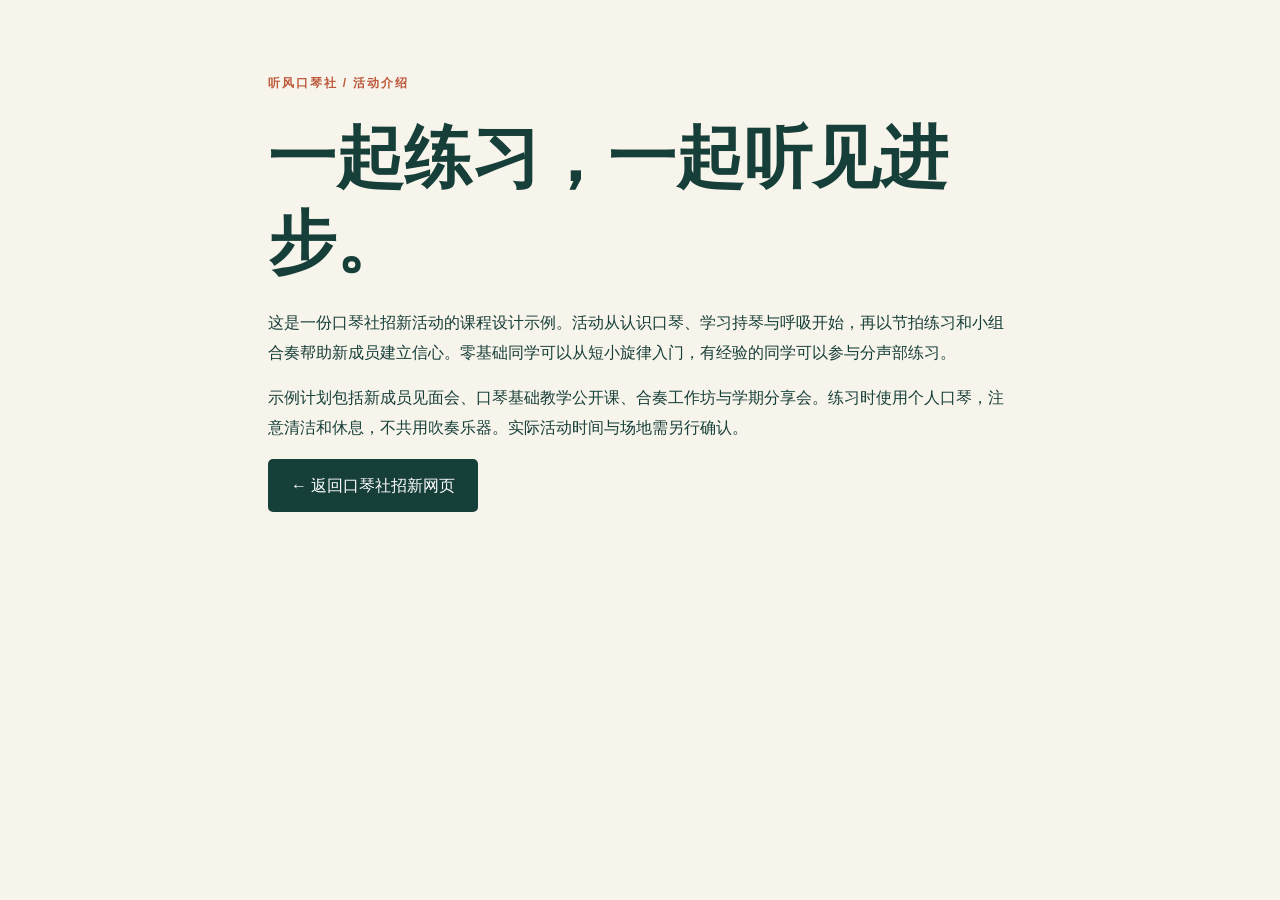
<file: club_intro.html>
<!doctype html>
<html lang="zh-CN"><head><meta charset="utf-8"><meta name="viewport" content="width=device-width,initial-scale=1"><title>听风口琴社 · 招新</title><link rel="stylesheet" href="style.css"></head><body><main class="intro-page"><p class="eyebrow">听风口琴社 / 活动介绍</p><h1>一起练习，一起听见进步。</h1><p>这是一份口琴社招新活动的课程设计示例。活动从认识口琴、学习持琴与呼吸开始，再以节拍练习和小组合奏帮助新成员建立信心。零基础同学可以从短小旋律入门，有经验的同学可以参与分声部练习。</p><p>示例计划包括新成员见面会、口琴基础教学公开课、合奏工作坊与学期分享会。练习时使用个人口琴，注意清洁和休息，不共用吹奏乐器。实际活动时间与场地需另行确认。</p><a class="button" href="shang-0337-work2.html">← 返回口琴社招新网页</a></main></body></html>
</file>
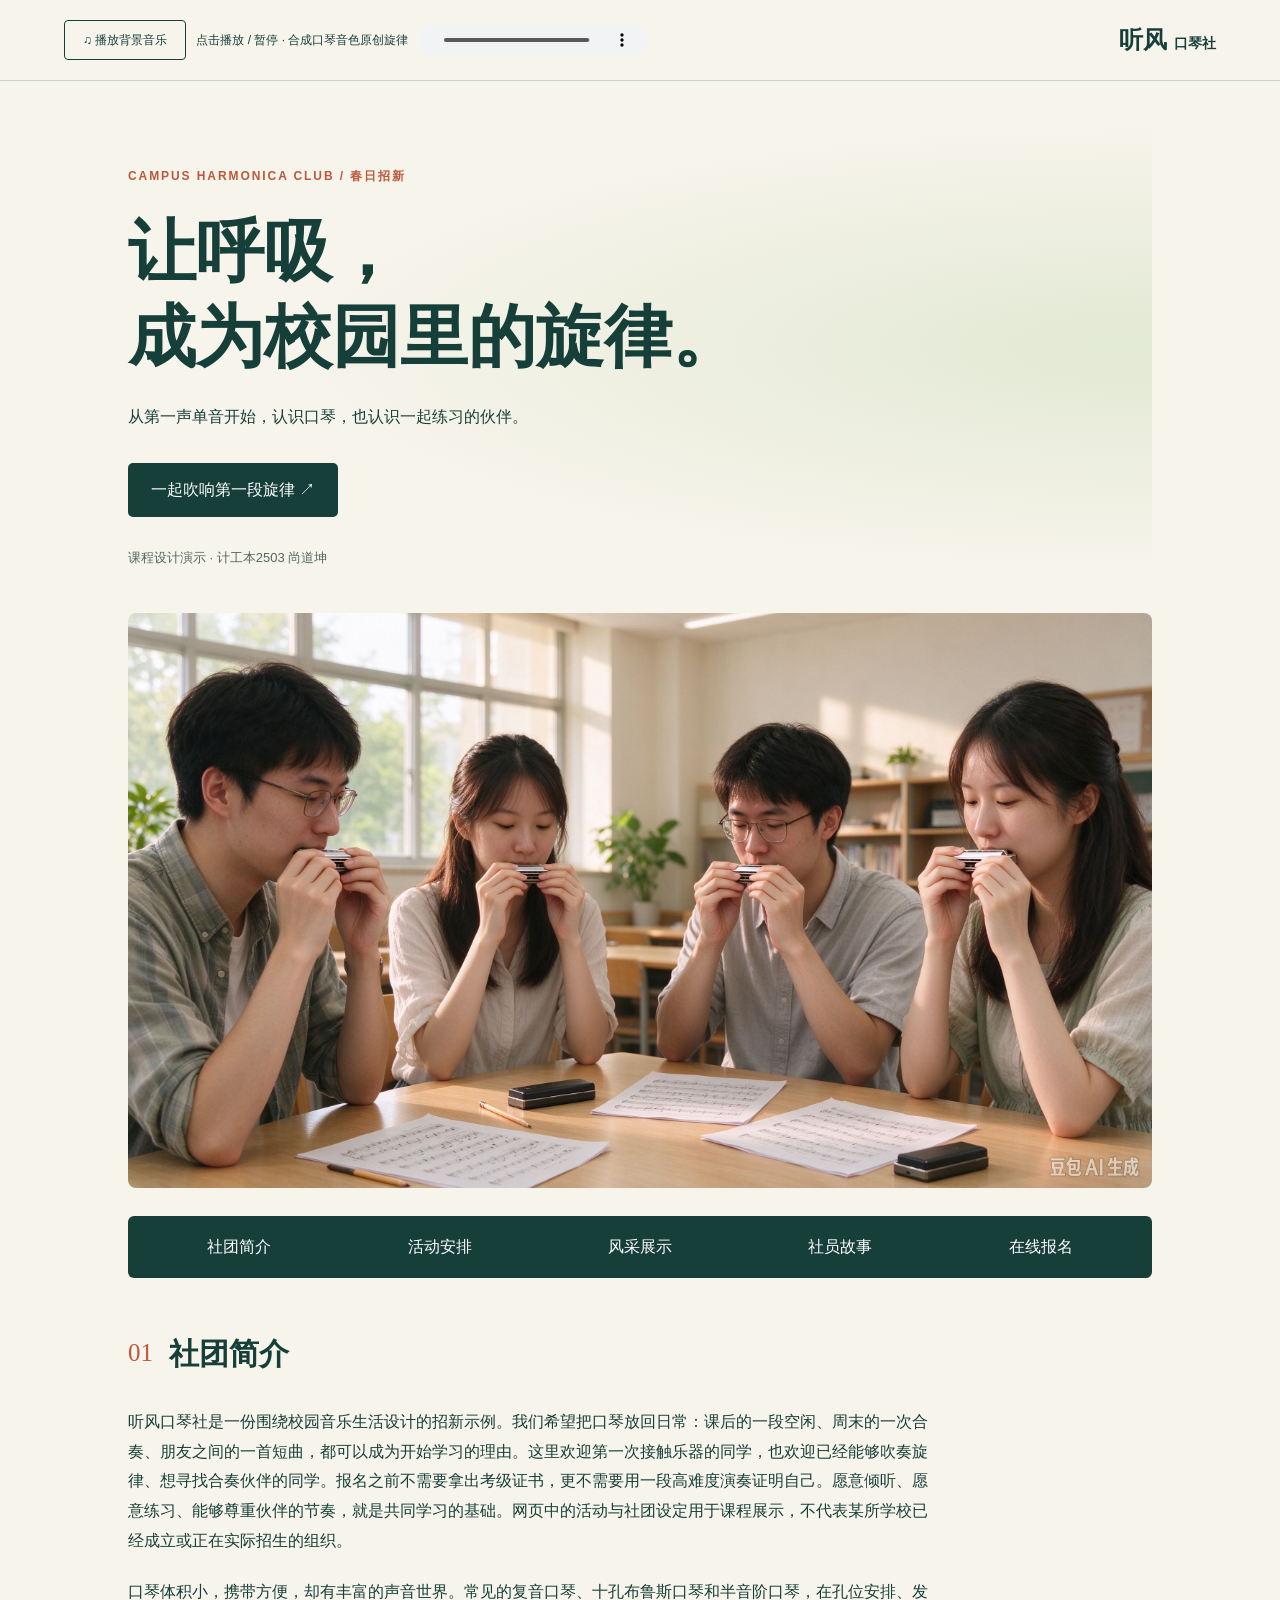
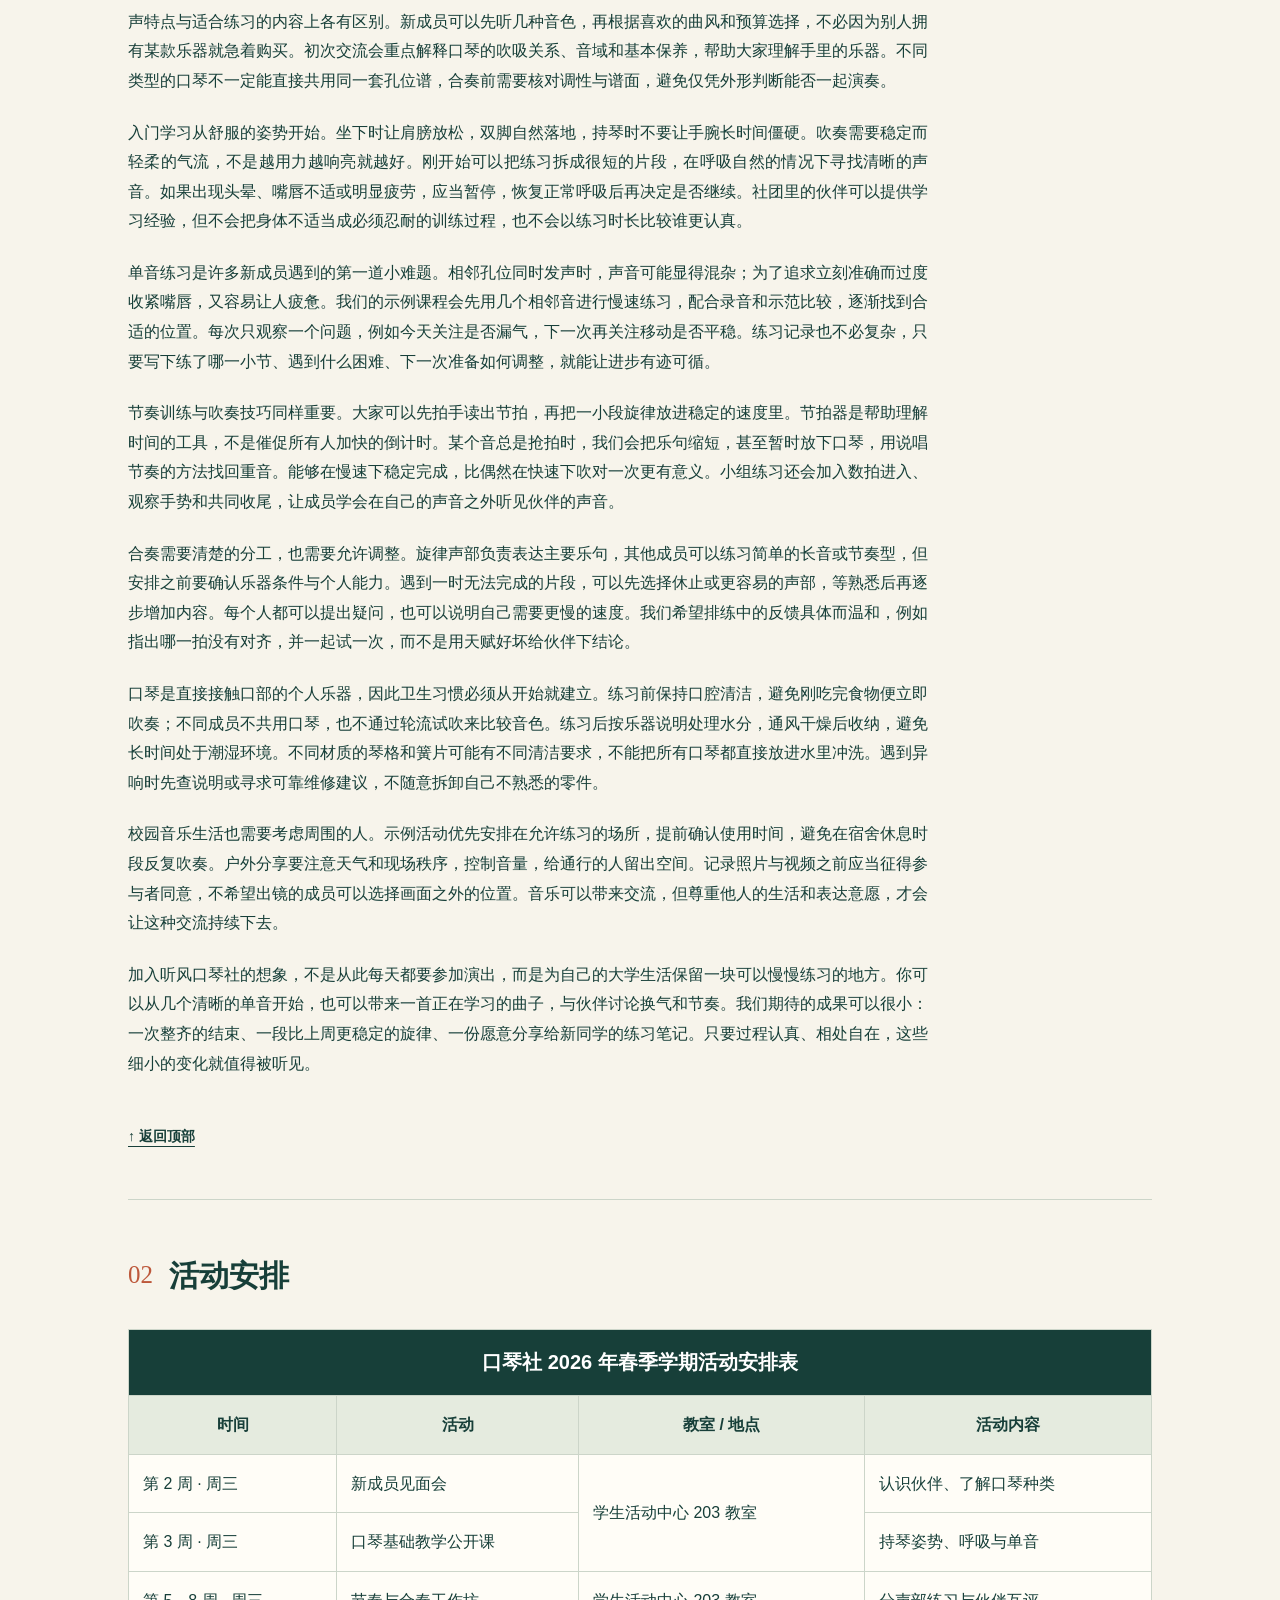
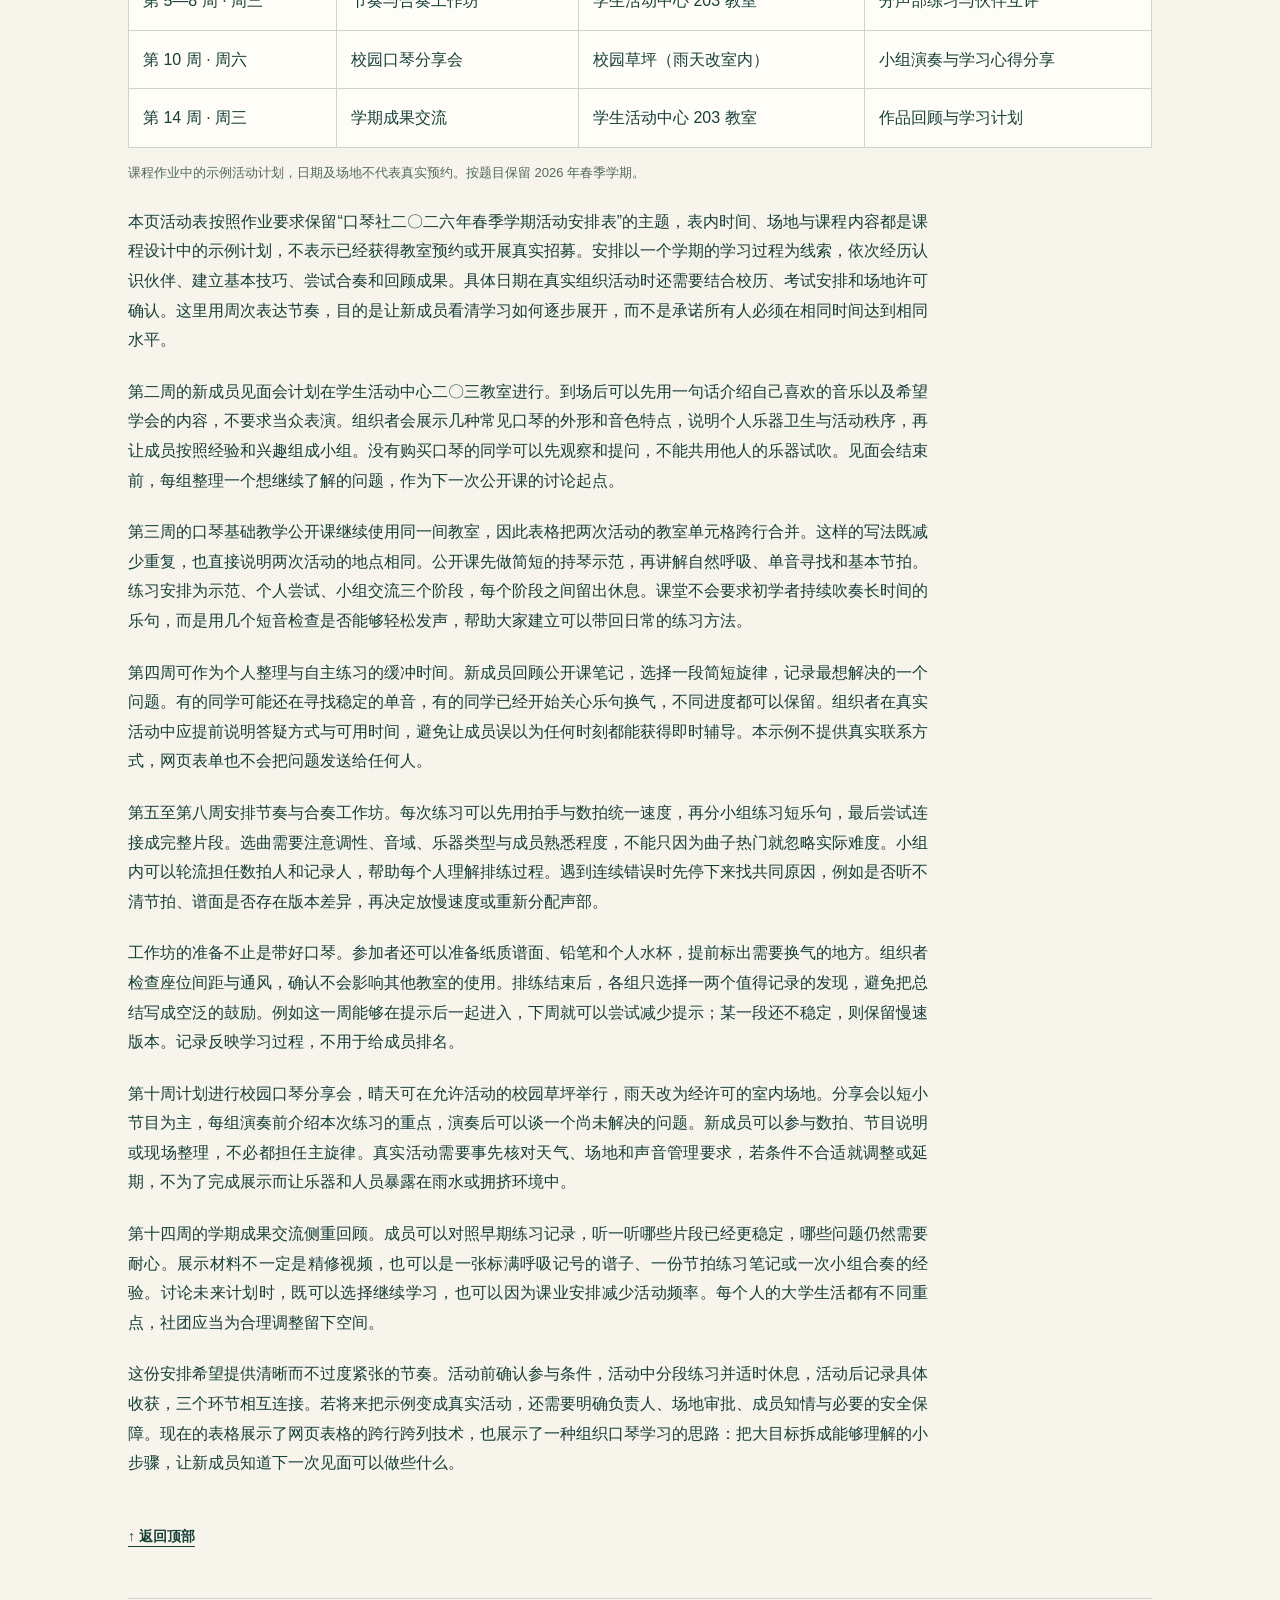
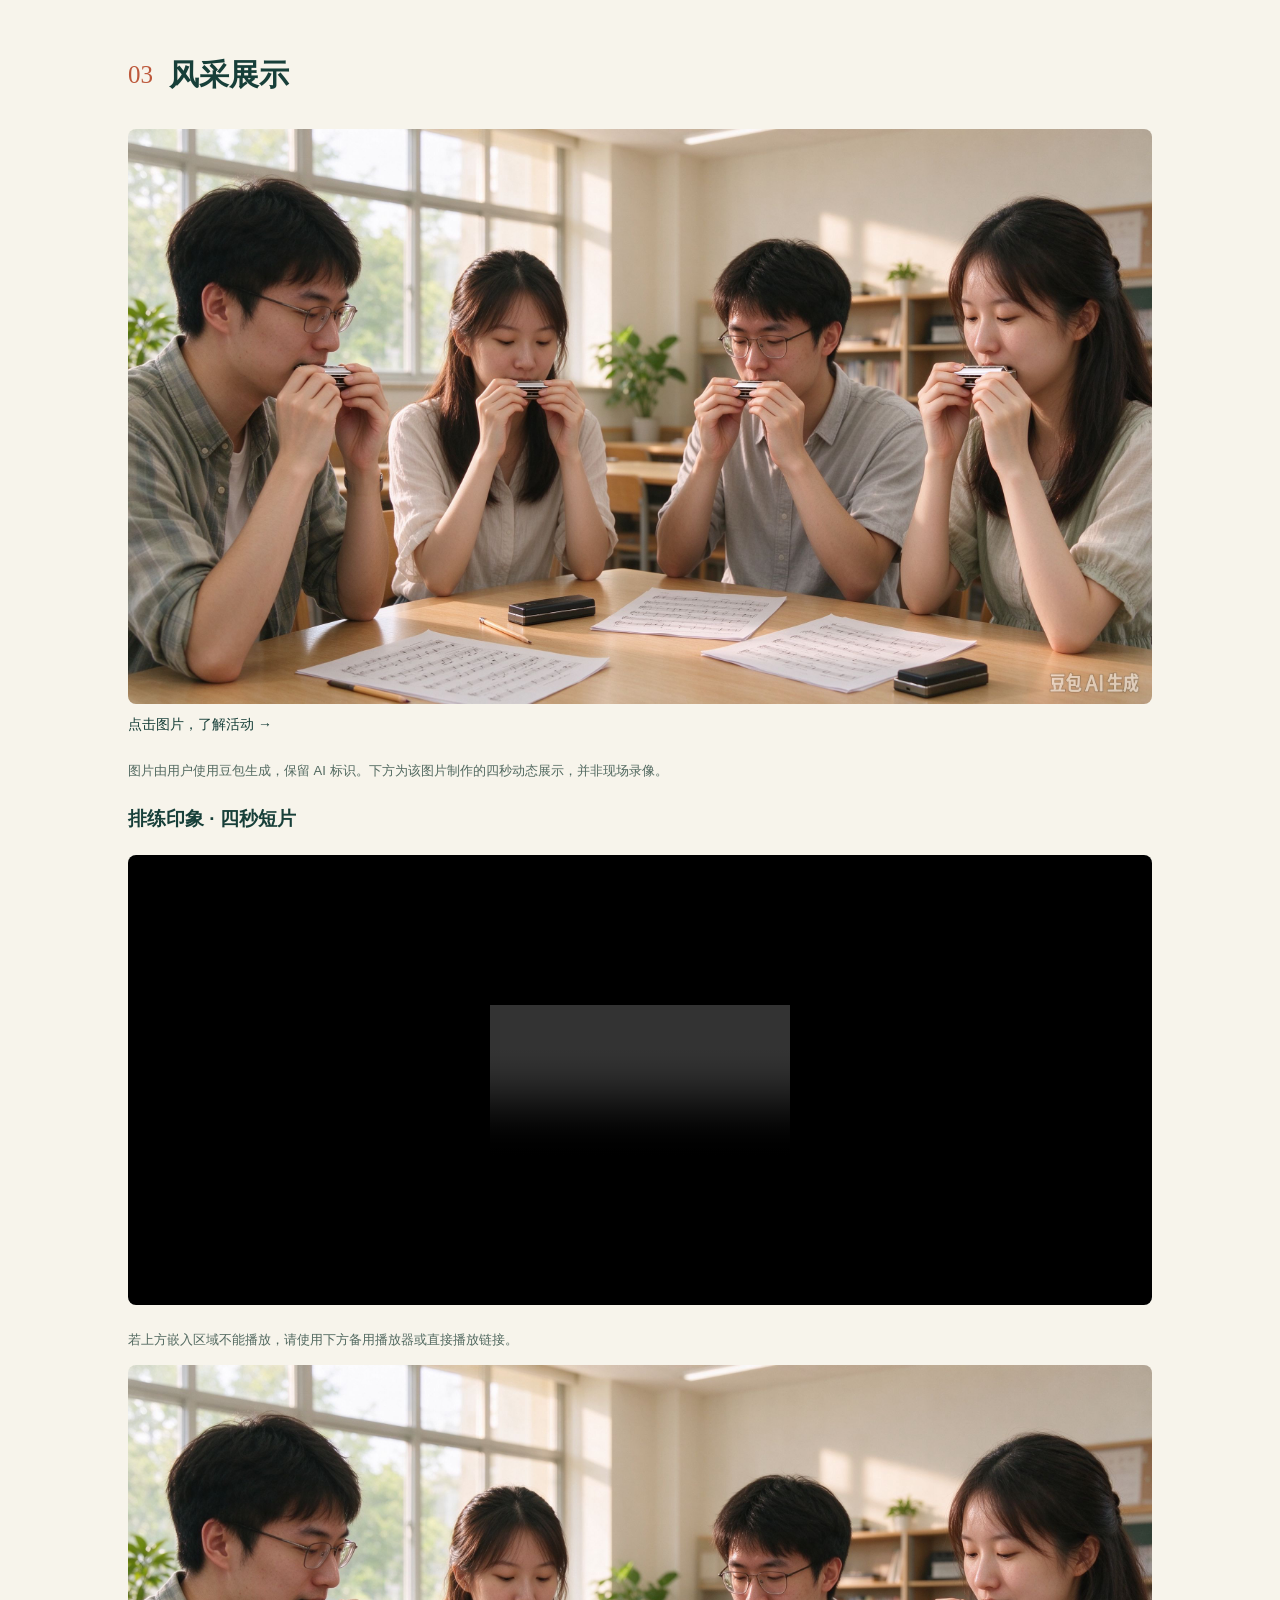
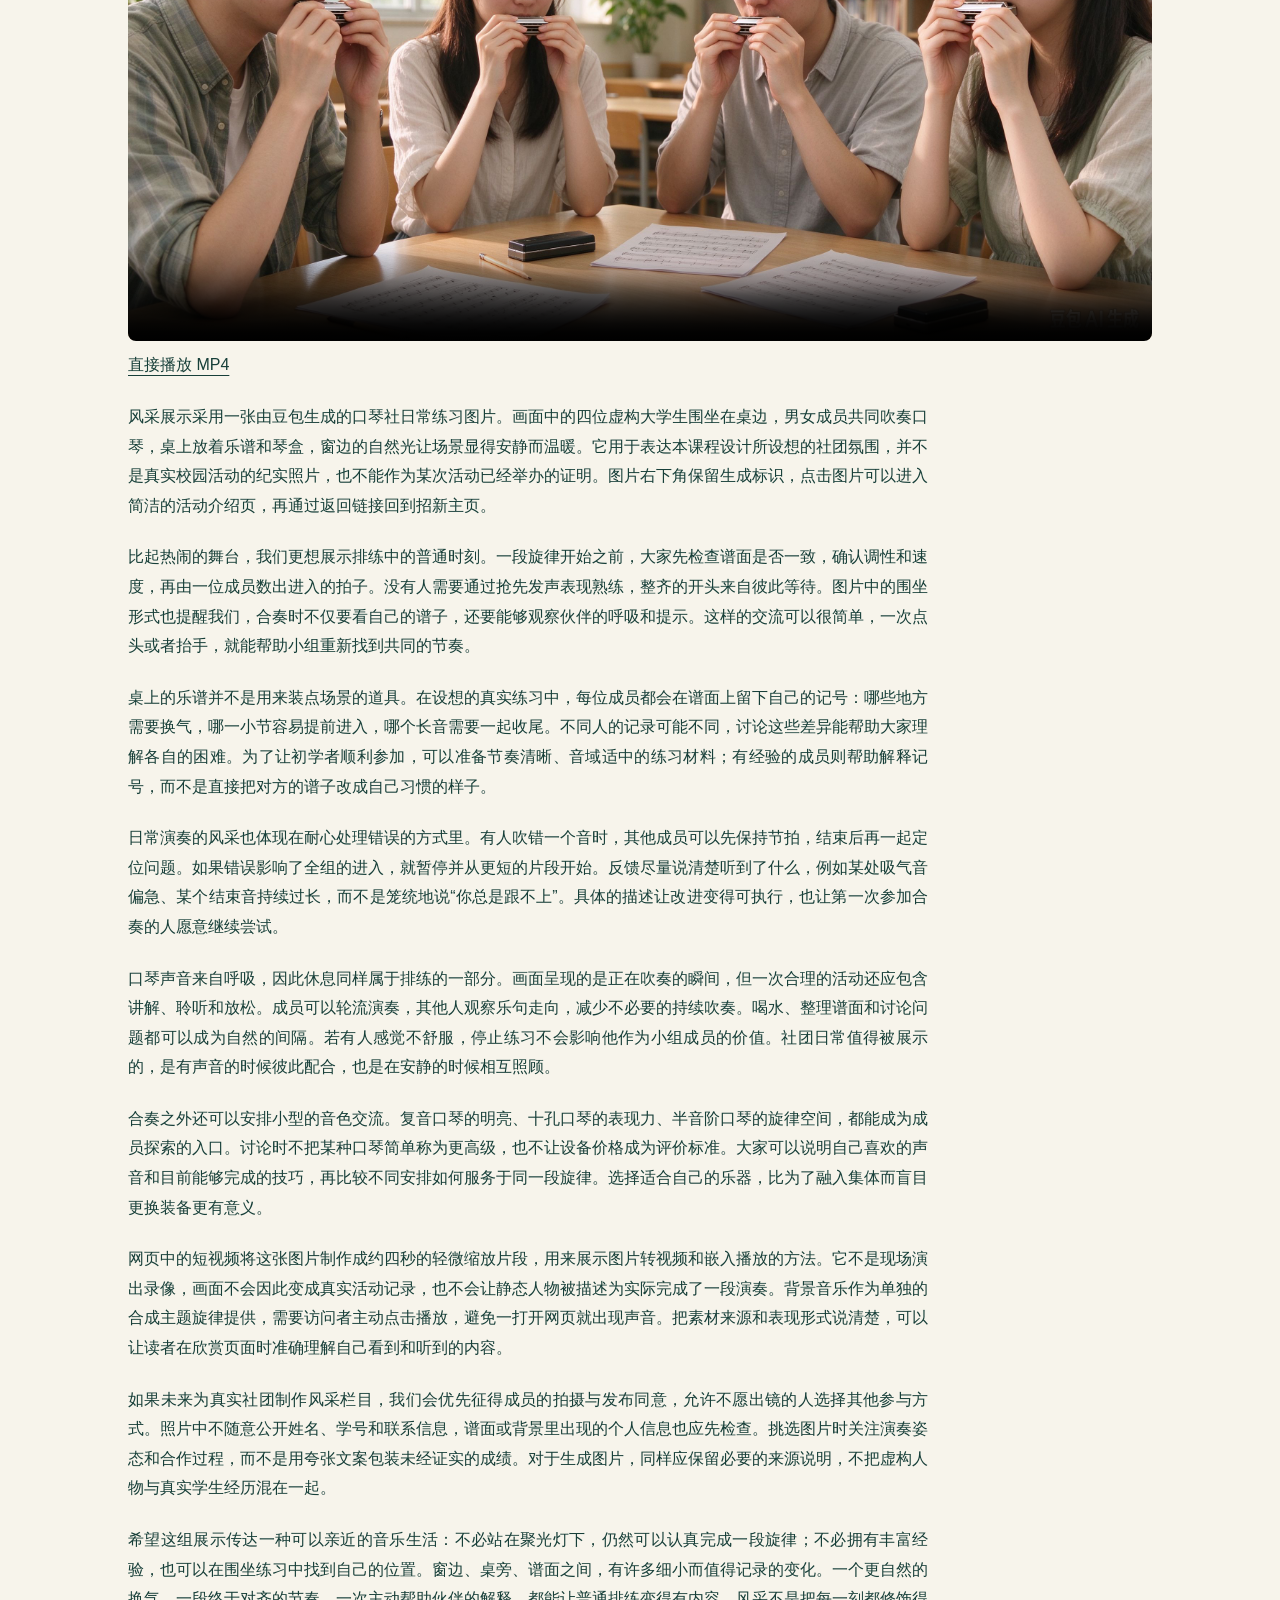
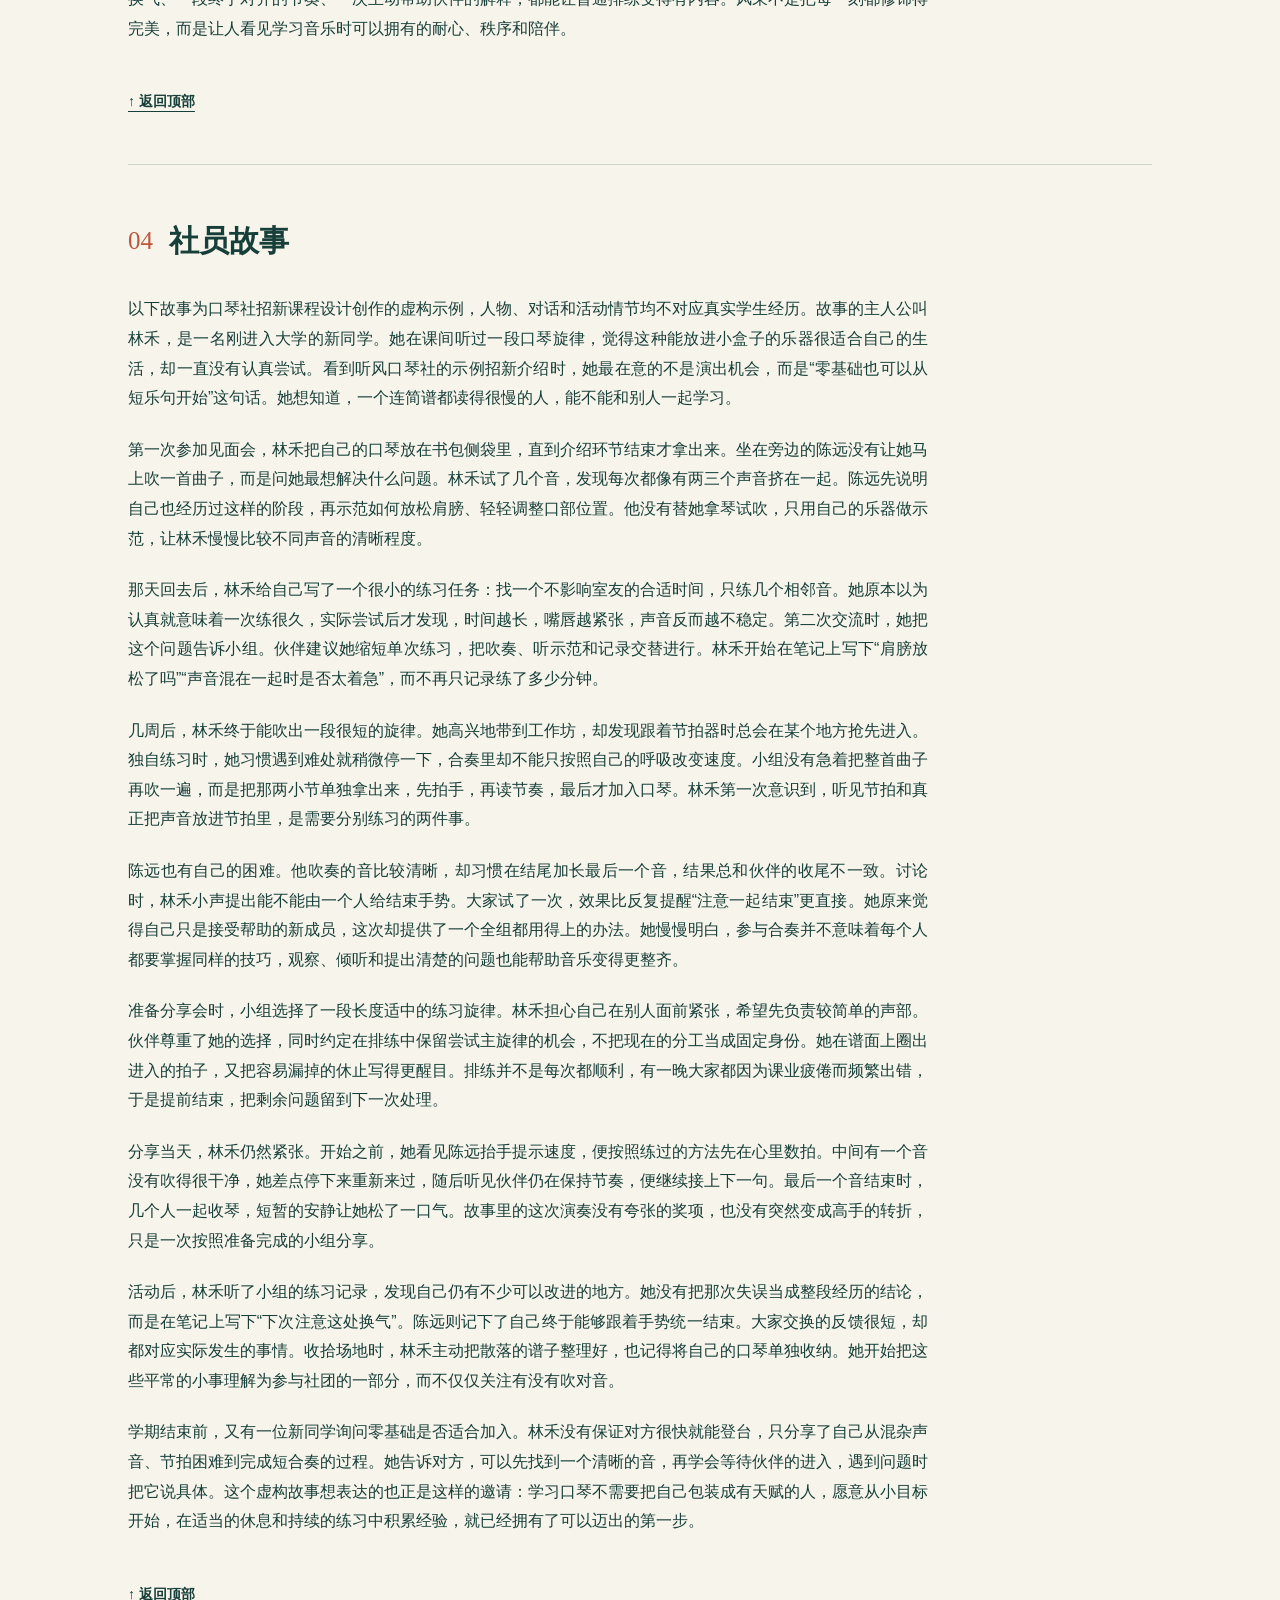
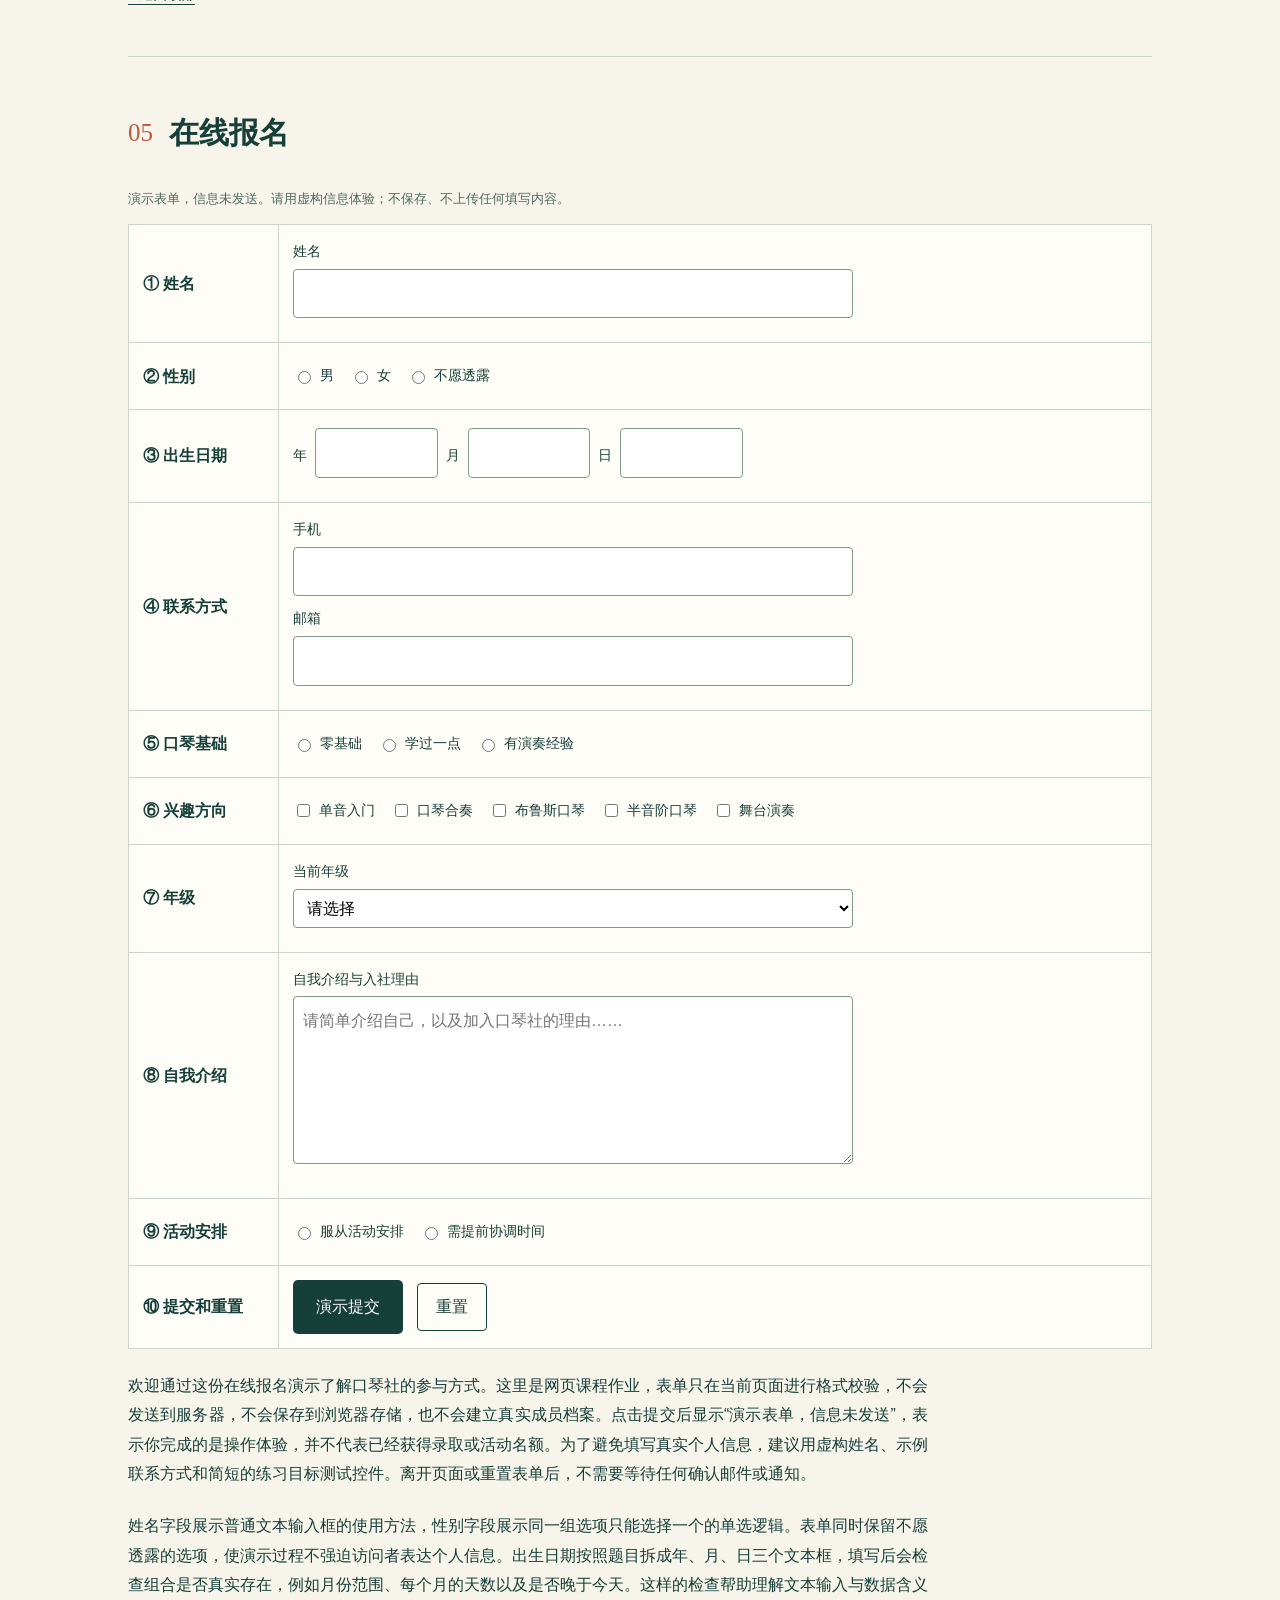
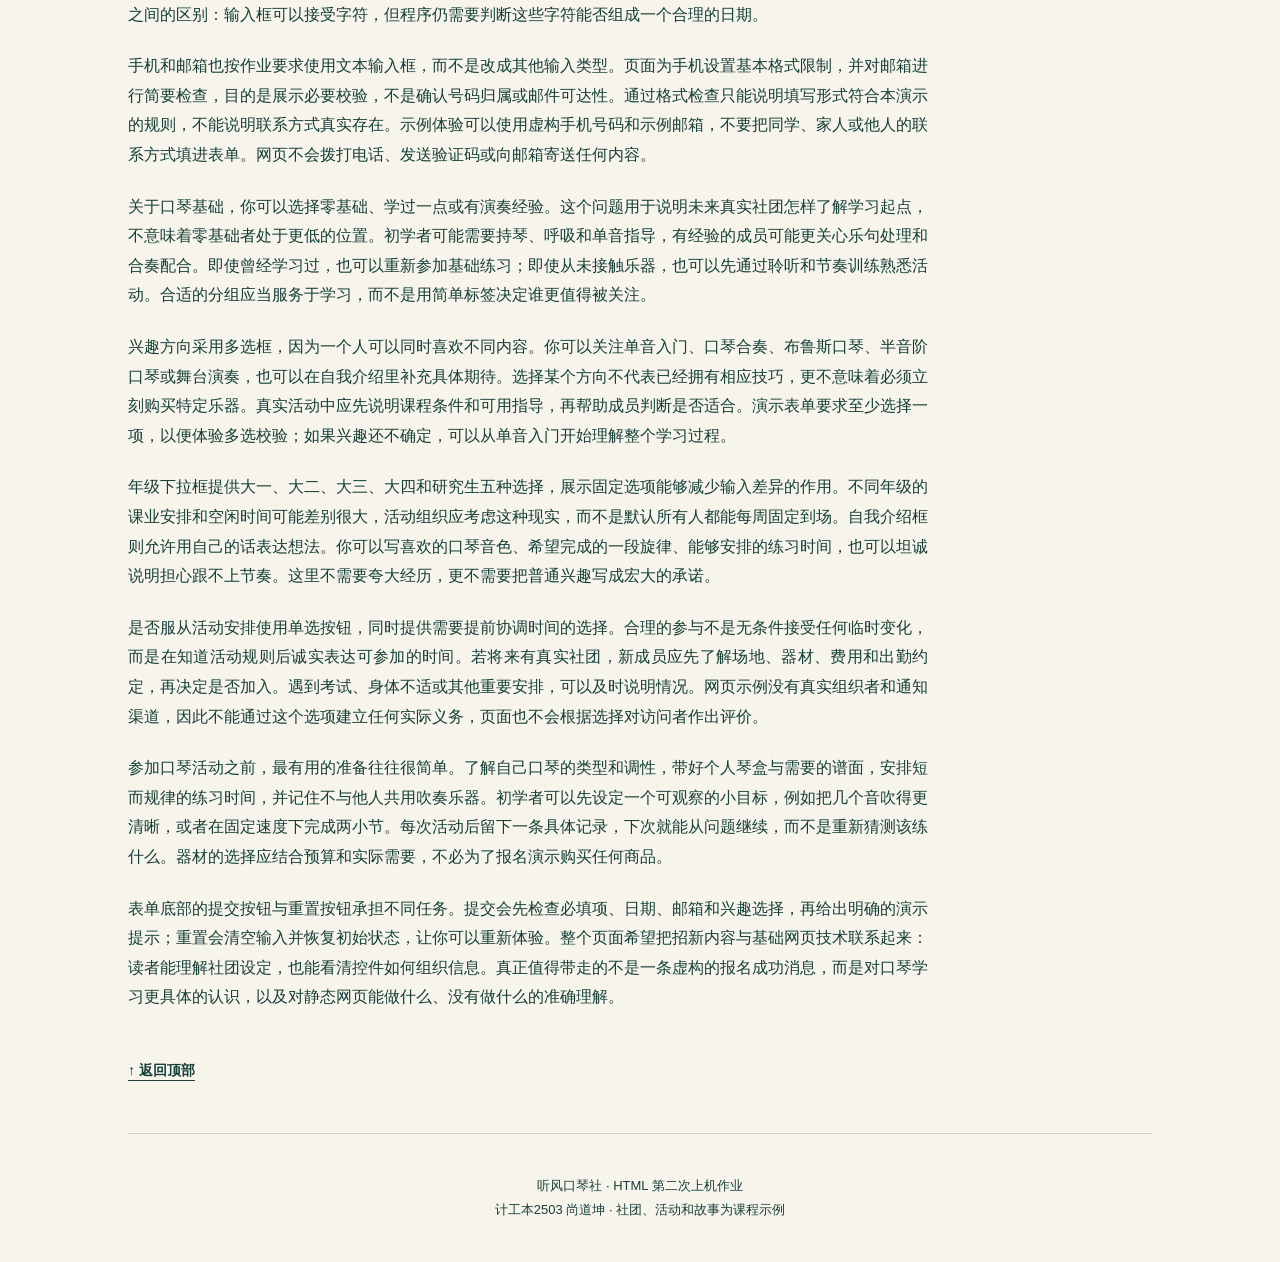
<file: shang-0337-work2.html>
<!doctype html>
<html lang="zh-CN"><head><meta charset="utf-8"><meta name="viewport" content="width=device-width,initial-scale=1"><title>听风口琴社 · 招新</title><link rel="stylesheet" href="style.css"></head><body id="top"><header><div class="music"><button id="music-toggle" type="button" aria-pressed="false">♫ 播放背景音乐</button><span id="music-status" role="status">点击播放 / 暂停 · 合成口琴音色原创旋律</span><!-- 本地 MP3，由访问者主动播放，不使用有声自动播放。 -->
<audio id="bg-music" src="assets/harmonica-theme.mp3" controls loop preload="metadata"></audio></div><a class="brand" href="#top">听风 <span>口琴社</span></a></header>
<main><div class="hero"><p class="eyebrow">CAMPUS HARMONICA CLUB / 春日招新</p><h1>让呼吸，<br>成为校园里的旋律。</h1><p>从第一声单音开始，认识口琴，也认识一起练习的伙伴。</p><a class="button" href="#join">一起吹响第一段旋律 ↗</a><p class="note">课程设计演示 · 计工本2503 尚道坤</p></div><a class="hero-photo" href="club_intro.html"><img src="assets/harmonica-club.jpg" width="2048" height="1152" alt="听风口琴社虚构日常排练场景，点击了解活动"></a><!-- 五个页内锚点与对应 section 的 id 一一匹配。 --><nav aria-label="栏目导航"><a href="#about">社团简介</a><a href="#schedule">活动安排</a><a href="#gallery">风采展示</a><a href="#stories">社员故事</a><a href="#join">在线报名</a></nav><section id="about" aria-labelledby="title-about"><div class="section-head"><span>01</span><h2 id="title-about">社团简介</h2></div><div class="prose" data-copy="about"><p>听风口琴社是一份围绕校园音乐生活设计的招新示例。我们希望把口琴放回日常：课后的一段空闲、周末的一次合奏、朋友之间的一首短曲，都可以成为开始学习的理由。这里欢迎第一次接触乐器的同学，也欢迎已经能够吹奏旋律、想寻找合奏伙伴的同学。报名之前不需要拿出考级证书，更不需要用一段高难度演奏证明自己。愿意倾听、愿意练习、能够尊重伙伴的节奏，就是共同学习的基础。网页中的活动与社团设定用于课程展示，不代表某所学校已经成立或正在实际招生的组织。</p>
<p>口琴体积小，携带方便，却有丰富的声音世界。常见的复音口琴、十孔布鲁斯口琴和半音阶口琴，在孔位安排、发声特点与适合练习的内容上各有区别。新成员可以先听几种音色，再根据喜欢的曲风和预算选择，不必因为别人拥有某款乐器就急着购买。初次交流会重点解释口琴的吹吸关系、音域和基本保养，帮助大家理解手里的乐器。不同类型的口琴不一定能直接共用同一套孔位谱，合奏前需要核对调性与谱面，避免仅凭外形判断能否一起演奏。</p>
<p>入门学习从舒服的姿势开始。坐下时让肩膀放松，双脚自然落地，持琴时不要让手腕长时间僵硬。吹奏需要稳定而轻柔的气流，不是越用力越响亮就越好。刚开始可以把练习拆成很短的片段，在呼吸自然的情况下寻找清晰的声音。如果出现头晕、嘴唇不适或明显疲劳，应当暂停，恢复正常呼吸后再决定是否继续。社团里的伙伴可以提供学习经验，但不会把身体不适当成必须忍耐的训练过程，也不会以练习时长比较谁更认真。</p>
<p>单音练习是许多新成员遇到的第一道小难题。相邻孔位同时发声时，声音可能显得混杂；为了追求立刻准确而过度收紧嘴唇，又容易让人疲惫。我们的示例课程会先用几个相邻音进行慢速练习，配合录音和示范比较，逐渐找到合适的位置。每次只观察一个问题，例如今天关注是否漏气，下一次再关注移动是否平稳。练习记录也不必复杂，只要写下练了哪一小节、遇到什么困难、下一次准备如何调整，就能让进步有迹可循。</p>
<p>节奏训练与吹奏技巧同样重要。大家可以先拍手读出节拍，再把一小段旋律放进稳定的速度里。节拍器是帮助理解时间的工具，不是催促所有人加快的倒计时。某个音总是抢拍时，我们会把乐句缩短，甚至暂时放下口琴，用说唱节奏的方法找回重音。能够在慢速下稳定完成，比偶然在快速下吹对一次更有意义。小组练习还会加入数拍进入、观察手势和共同收尾，让成员学会在自己的声音之外听见伙伴的声音。</p>
<p>合奏需要清楚的分工，也需要允许调整。旋律声部负责表达主要乐句，其他成员可以练习简单的长音或节奏型，但安排之前要确认乐器条件与个人能力。遇到一时无法完成的片段，可以先选择休止或更容易的声部，等熟悉后再逐步增加内容。每个人都可以提出疑问，也可以说明自己需要更慢的速度。我们希望排练中的反馈具体而温和，例如指出哪一拍没有对齐，并一起试一次，而不是用天赋好坏给伙伴下结论。</p>
<p>口琴是直接接触口部的个人乐器，因此卫生习惯必须从开始就建立。练习前保持口腔清洁，避免刚吃完食物便立即吹奏；不同成员不共用口琴，也不通过轮流试吹来比较音色。练习后按乐器说明处理水分，通风干燥后收纳，避免长时间处于潮湿环境。不同材质的琴格和簧片可能有不同清洁要求，不能把所有口琴都直接放进水里冲洗。遇到异响时先查说明或寻求可靠维修建议，不随意拆卸自己不熟悉的零件。</p>
<p>校园音乐生活也需要考虑周围的人。示例活动优先安排在允许练习的场所，提前确认使用时间，避免在宿舍休息时段反复吹奏。户外分享要注意天气和现场秩序，控制音量，给通行的人留出空间。记录照片与视频之前应当征得参与者同意，不希望出镜的成员可以选择画面之外的位置。音乐可以带来交流，但尊重他人的生活和表达意愿，才会让这种交流持续下去。</p>
<p>加入听风口琴社的想象，不是从此每天都要参加演出，而是为自己的大学生活保留一块可以慢慢练习的地方。你可以从几个清晰的单音开始，也可以带来一首正在学习的曲子，与伙伴讨论换气和节奏。我们期待的成果可以很小：一次整齐的结束、一段比上周更稳定的旋律、一份愿意分享给新同学的练习笔记。只要过程认真、相处自在，这些细小的变化就值得被听见。</p></div><a class="back" href="#top">↑ 返回顶部</a></section><section id="schedule" aria-labelledby="title-schedule"><div class="section-head"><span>02</span><h2 id="title-schedule">活动安排</h2></div><!-- colspan 合并四列标题；rowspan 合并同一教室的两行。 -->
<div class="table-wrap"><table class="schedule"><thead><tr><th colspan="4">口琴社 2026 年春季学期活动安排表</th></tr><tr><th scope="col">时间</th><th scope="col">活动</th><th scope="col">教室 / 地点</th><th scope="col">活动内容</th></tr></thead><tbody>
<tr><td>第 2 周 · 周三</td><td>新成员见面会</td><td rowspan="2">学生活动中心 203 教室</td><td>认识伙伴、了解口琴种类</td></tr><tr><td>第 3 周 · 周三</td><td>口琴基础教学公开课</td><td>持琴姿势、呼吸与单音</td></tr>
<tr><td>第 5—8 周 · 周三</td><td>节奏与合奏工作坊</td><td>学生活动中心 203 教室</td><td>分声部练习与伙伴互评</td></tr><tr><td>第 10 周 · 周六</td><td>校园口琴分享会</td><td>校园草坪（雨天改室内）</td><td>小组演奏与学习心得分享</td></tr><tr><td>第 14 周 · 周三</td><td>学期成果交流</td><td>学生活动中心 203 教室</td><td>作品回顾与学习计划</td></tr></tbody></table></div><p class="note">课程作业中的示例活动计划，日期及场地不代表真实预约。按题目保留 2026 年春季学期。</p><div class="prose" data-copy="schedule"><p>本页活动表按照作业要求保留“口琴社二〇二六年春季学期活动安排表”的主题，表内时间、场地与课程内容都是课程设计中的示例计划，不表示已经获得教室预约或开展真实招募。安排以一个学期的学习过程为线索，依次经历认识伙伴、建立基本技巧、尝试合奏和回顾成果。具体日期在真实组织活动时还需要结合校历、考试安排和场地许可确认。这里用周次表达节奏，目的是让新成员看清学习如何逐步展开，而不是承诺所有人必须在相同时间达到相同水平。</p>
<p>第二周的新成员见面会计划在学生活动中心二〇三教室进行。到场后可以先用一句话介绍自己喜欢的音乐以及希望学会的内容，不要求当众表演。组织者会展示几种常见口琴的外形和音色特点，说明个人乐器卫生与活动秩序，再让成员按照经验和兴趣组成小组。没有购买口琴的同学可以先观察和提问，不能共用他人的乐器试吹。见面会结束前，每组整理一个想继续了解的问题，作为下一次公开课的讨论起点。</p>
<p>第三周的口琴基础教学公开课继续使用同一间教室，因此表格把两次活动的教室单元格跨行合并。这样的写法既减少重复，也直接说明两次活动的地点相同。公开课先做简短的持琴示范，再讲解自然呼吸、单音寻找和基本节拍。练习安排为示范、个人尝试、小组交流三个阶段，每个阶段之间留出休息。课堂不会要求初学者持续吹奏长时间的乐句，而是用几个短音检查是否能够轻松发声，帮助大家建立可以带回日常的练习方法。</p>
<p>第四周可作为个人整理与自主练习的缓冲时间。新成员回顾公开课笔记，选择一段简短旋律，记录最想解决的一个问题。有的同学可能还在寻找稳定的单音，有的同学已经开始关心乐句换气，不同进度都可以保留。组织者在真实活动中应提前说明答疑方式与可用时间，避免让成员误以为任何时刻都能获得即时辅导。本示例不提供真实联系方式，网页表单也不会把问题发送给任何人。</p>
<p>第五至第八周安排节奏与合奏工作坊。每次练习可以先用拍手与数拍统一速度，再分小组练习短乐句，最后尝试连接成完整片段。选曲需要注意调性、音域、乐器类型与成员熟悉程度，不能只因为曲子热门就忽略实际难度。小组内可以轮流担任数拍人和记录人，帮助每个人理解排练过程。遇到连续错误时先停下来找共同原因，例如是否听不清节拍、谱面是否存在版本差异，再决定放慢速度或重新分配声部。</p>
<p>工作坊的准备不止是带好口琴。参加者还可以准备纸质谱面、铅笔和个人水杯，提前标出需要换气的地方。组织者检查座位间距与通风，确认不会影响其他教室的使用。排练结束后，各组只选择一两个值得记录的发现，避免把总结写成空泛的鼓励。例如这一周能够在提示后一起进入，下周就可以尝试减少提示；某一段还不稳定，则保留慢速版本。记录反映学习过程，不用于给成员排名。</p>
<p>第十周计划进行校园口琴分享会，晴天可在允许活动的校园草坪举行，雨天改为经许可的室内场地。分享会以短小节目为主，每组演奏前介绍本次练习的重点，演奏后可以谈一个尚未解决的问题。新成员可以参与数拍、节目说明或现场整理，不必都担任主旋律。真实活动需要事先核对天气、场地和声音管理要求，若条件不合适就调整或延期，不为了完成展示而让乐器和人员暴露在雨水或拥挤环境中。</p>
<p>第十四周的学期成果交流侧重回顾。成员可以对照早期练习记录，听一听哪些片段已经更稳定，哪些问题仍然需要耐心。展示材料不一定是精修视频，也可以是一张标满呼吸记号的谱子、一份节拍练习笔记或一次小组合奏的经验。讨论未来计划时，既可以选择继续学习，也可以因为课业安排减少活动频率。每个人的大学生活都有不同重点，社团应当为合理调整留下空间。</p>
<p>这份安排希望提供清晰而不过度紧张的节奏。活动前确认参与条件，活动中分段练习并适时休息，活动后记录具体收获，三个环节相互连接。若将来把示例变成真实活动，还需要明确负责人、场地审批、成员知情与必要的安全保障。现在的表格展示了网页表格的跨行跨列技术，也展示了一种组织口琴学习的思路：把大目标拆成能够理解的小步骤，让新成员知道下一次见面可以做些什么。</p></div><a class="back" href="#top">↑ 返回顶部</a></section><section id="gallery" aria-labelledby="title-gallery"><div class="section-head"><span>03</span><h2 id="title-gallery">风采展示</h2></div><!-- 图片超链接：用 a 包裹 img，链接到活动介绍页。 -->
<a class="photo-link" href="club_intro.html"><img src="assets/harmonica-club.jpg" width="2048" height="1152" alt="豆包生成的虚构口琴社排练场景：两男两女围坐吹奏口琴，桌上摆着乐谱和琴盒"><span>点击图片，了解活动 →</span></a>
<p class="note">图片由用户使用豆包生成，保留 AI 标识。下方为该图片制作的四秒动态展示，并非现场录像。</p><h3>排练印象 · 四秒短片</h3><!-- 使用 embed 满足题目要求，另提供 video 和直接播放链接。 -->
<embed src="assets/harmonica-day.mp4" type="video/mp4" width="800" height="450" title="口琴社日常演奏短片">
<p class="note">若上方嵌入区域不能播放，请使用下方备用播放器或直接播放链接。</p><video controls playsinline preload="metadata" poster="assets/harmonica-club.jpg"><source src="assets/harmonica-day.mp4" type="video/mp4"></video>
<a href="assets/harmonica-day.mp4">直接播放 MP4</a>
<div class="prose" data-copy="gallery"><p>风采展示采用一张由豆包生成的口琴社日常练习图片。画面中的四位虚构大学生围坐在桌边，男女成员共同吹奏口琴，桌上放着乐谱和琴盒，窗边的自然光让场景显得安静而温暖。它用于表达本课程设计所设想的社团氛围，并不是真实校园活动的纪实照片，也不能作为某次活动已经举办的证明。图片右下角保留生成标识，点击图片可以进入简洁的活动介绍页，再通过返回链接回到招新主页。</p>
<p>比起热闹的舞台，我们更想展示排练中的普通时刻。一段旋律开始之前，大家先检查谱面是否一致，确认调性和速度，再由一位成员数出进入的拍子。没有人需要通过抢先发声表现熟练，整齐的开头来自彼此等待。图片中的围坐形式也提醒我们，合奏时不仅要看自己的谱子，还要能够观察伙伴的呼吸和提示。这样的交流可以很简单，一次点头或者抬手，就能帮助小组重新找到共同的节奏。</p>
<p>桌上的乐谱并不是用来装点场景的道具。在设想的真实练习中，每位成员都会在谱面上留下自己的记号：哪些地方需要换气，哪一小节容易提前进入，哪个长音需要一起收尾。不同人的记录可能不同，讨论这些差异能帮助大家理解各自的困难。为了让初学者顺利参加，可以准备节奏清晰、音域适中的练习材料；有经验的成员则帮助解释记号，而不是直接把对方的谱子改成自己习惯的样子。</p>
<p>日常演奏的风采也体现在耐心处理错误的方式里。有人吹错一个音时，其他成员可以先保持节拍，结束后再一起定位问题。如果错误影响了全组的进入，就暂停并从更短的片段开始。反馈尽量说清楚听到了什么，例如某处吸气音偏急、某个结束音持续过长，而不是笼统地说“你总是跟不上”。具体的描述让改进变得可执行，也让第一次参加合奏的人愿意继续尝试。</p>
<p>口琴声音来自呼吸，因此休息同样属于排练的一部分。画面呈现的是正在吹奏的瞬间，但一次合理的活动还应包含讲解、聆听和放松。成员可以轮流演奏，其他人观察乐句走向，减少不必要的持续吹奏。喝水、整理谱面和讨论问题都可以成为自然的间隔。若有人感觉不舒服，停止练习不会影响他作为小组成员的价值。社团日常值得被展示的，是有声音的时候彼此配合，也是在安静的时候相互照顾。</p>
<p>合奏之外还可以安排小型的音色交流。复音口琴的明亮、十孔口琴的表现力、半音阶口琴的旋律空间，都能成为成员探索的入口。讨论时不把某种口琴简单称为更高级，也不让设备价格成为评价标准。大家可以说明自己喜欢的声音和目前能够完成的技巧，再比较不同安排如何服务于同一段旋律。选择适合自己的乐器，比为了融入集体而盲目更换装备更有意义。</p>
<p>网页中的短视频将这张图片制作成约四秒的轻微缩放片段，用来展示图片转视频和嵌入播放的方法。它不是现场演出录像，画面不会因此变成真实活动记录，也不会让静态人物被描述为实际完成了一段演奏。背景音乐作为单独的合成主题旋律提供，需要访问者主动点击播放，避免一打开网页就出现声音。把素材来源和表现形式说清楚，可以让读者在欣赏页面时准确理解自己看到和听到的内容。</p>
<p>如果未来为真实社团制作风采栏目，我们会优先征得成员的拍摄与发布同意，允许不愿出镜的人选择其他参与方式。照片中不随意公开姓名、学号和联系信息，谱面或背景里出现的个人信息也应先检查。挑选图片时关注演奏姿态和合作过程，而不是用夸张文案包装未经证实的成绩。对于生成图片，同样应保留必要的来源说明，不把虚构人物与真实学生经历混在一起。</p>
<p>希望这组展示传达一种可以亲近的音乐生活：不必站在聚光灯下，仍然可以认真完成一段旋律；不必拥有丰富经验，也可以在围坐练习中找到自己的位置。窗边、桌旁、谱面之间，有许多细小而值得记录的变化。一个更自然的换气、一段终于对齐的节奏、一次主动帮助伙伴的解释，都能让普通排练变得有内容。风采不是把每一刻都修饰得完美，而是让人看见学习音乐时可以拥有的耐心、秩序和陪伴。</p></div><a class="back" href="#top">↑ 返回顶部</a></section><section id="stories" aria-labelledby="title-stories"><div class="section-head"><span>04</span><h2 id="title-stories">社员故事</h2></div><div class="prose" data-copy="stories"><p>以下故事为口琴社招新课程设计创作的虚构示例，人物、对话和活动情节均不对应真实学生经历。故事的主人公叫林禾，是一名刚进入大学的新同学。她在课间听过一段口琴旋律，觉得这种能放进小盒子的乐器很适合自己的生活，却一直没有认真尝试。看到听风口琴社的示例招新介绍时，她最在意的不是演出机会，而是“零基础也可以从短乐句开始”这句话。她想知道，一个连简谱都读得很慢的人，能不能和别人一起学习。</p>
<p>第一次参加见面会，林禾把自己的口琴放在书包侧袋里，直到介绍环节结束才拿出来。坐在旁边的陈远没有让她马上吹一首曲子，而是问她最想解决什么问题。林禾试了几个音，发现每次都像有两三个声音挤在一起。陈远先说明自己也经历过这样的阶段，再示范如何放松肩膀、轻轻调整口部位置。他没有替她拿琴试吹，只用自己的乐器做示范，让林禾慢慢比较不同声音的清晰程度。</p>
<p>那天回去后，林禾给自己写了一个很小的练习任务：找一个不影响室友的合适时间，只练几个相邻音。她原本以为认真就意味着一次练很久，实际尝试后才发现，时间越长，嘴唇越紧张，声音反而越不稳定。第二次交流时，她把这个问题告诉小组。伙伴建议她缩短单次练习，把吹奏、听示范和记录交替进行。林禾开始在笔记上写下“肩膀放松了吗”“声音混在一起时是否太着急”，而不再只记录练了多少分钟。</p>
<p>几周后，林禾终于能吹出一段很短的旋律。她高兴地带到工作坊，却发现跟着节拍器时总会在某个地方抢先进入。独自练习时，她习惯遇到难处就稍微停一下，合奏里却不能只按照自己的呼吸改变速度。小组没有急着把整首曲子再吹一遍，而是把那两小节单独拿出来，先拍手，再读节奏，最后才加入口琴。林禾第一次意识到，听见节拍和真正把声音放进节拍里，是需要分别练习的两件事。</p>
<p>陈远也有自己的困难。他吹奏的音比较清晰，却习惯在结尾加长最后一个音，结果总和伙伴的收尾不一致。讨论时，林禾小声提出能不能由一个人给结束手势。大家试了一次，效果比反复提醒“注意一起结束”更直接。她原来觉得自己只是接受帮助的新成员，这次却提供了一个全组都用得上的办法。她慢慢明白，参与合奏并不意味着每个人都要掌握同样的技巧，观察、倾听和提出清楚的问题也能帮助音乐变得更整齐。</p>
<p>准备分享会时，小组选择了一段长度适中的练习旋律。林禾担心自己在别人面前紧张，希望先负责较简单的声部。伙伴尊重了她的选择，同时约定在排练中保留尝试主旋律的机会，不把现在的分工当成固定身份。她在谱面上圈出进入的拍子，又把容易漏掉的休止写得更醒目。排练并不是每次都顺利，有一晚大家都因为课业疲倦而频繁出错，于是提前结束，把剩余问题留到下一次处理。</p>
<p>分享当天，林禾仍然紧张。开始之前，她看见陈远抬手提示速度，便按照练过的方法先在心里数拍。中间有一个音没有吹得很干净，她差点停下来重新来过，随后听见伙伴仍在保持节奏，便继续接上下一句。最后一个音结束时，几个人一起收琴，短暂的安静让她松了一口气。故事里的这次演奏没有夸张的奖项，也没有突然变成高手的转折，只是一次按照准备完成的小组分享。</p>
<p>活动后，林禾听了小组的练习记录，发现自己仍有不少可以改进的地方。她没有把那次失误当成整段经历的结论，而是在笔记上写下“下次注意这处换气”。陈远则记下了自己终于能够跟着手势统一结束。大家交换的反馈很短，却都对应实际发生的事情。收拾场地时，林禾主动把散落的谱子整理好，也记得将自己的口琴单独收纳。她开始把这些平常的小事理解为参与社团的一部分，而不仅仅关注有没有吹对音。</p>
<p>学期结束前，又有一位新同学询问零基础是否适合加入。林禾没有保证对方很快就能登台，只分享了自己从混杂声音、节拍困难到完成短合奏的过程。她告诉对方，可以先找到一个清晰的音，再学会等待伙伴的进入，遇到问题时把它说具体。这个虚构故事想表达的也正是这样的邀请：学习口琴不需要把自己包装成有天赋的人，愿意从小目标开始，在适当的休息和持续的练习中积累经验，就已经拥有了可以迈出的第一步。</p></div><a class="back" href="#top">↑ 返回顶部</a></section><section id="join" aria-labelledby="title-join"><div class="section-head"><span>05</span><h2 id="title-join">在线报名</h2></div><p class="note">演示表单，信息未发送。请用虚构信息体验；不保存、不上传任何填写内容。</p><!-- 十项控件均放在 form 中的 table 内；同组单选使用相同 name。 -->
<form id="signup" autocomplete="off" onsubmit="return false"><table class="form-table"><tbody><tr><th scope="row">① 姓名</th><td><label for="full-name">姓名</label><input type="text" id="full-name" name="full-name" required maxlength="30" autocomplete="off"></td></tr><tr><th scope="row">② 性别</th><td><label class="choice"><input type="radio" name="gender" value="男" required>男</label><label class="choice"><input type="radio" name="gender" value="女" required>女</label><label class="choice"><input type="radio" name="gender" value="不愿透露" required>不愿透露</label></td></tr><tr><th scope="row">③ 出生日期</th><td><div class="date"><label for="year">年</label><input type="text" id="year" name="year" required inputmode="numeric" pattern="[0-9]{4}" maxlength="4"><label for="month">月</label><input type="text" id="month" name="month" required inputmode="numeric" pattern="[0-9]{1,2}" maxlength="2"><label for="day">日</label><input type="text" id="day" name="day" required inputmode="numeric" pattern="[0-9]{1,2}" maxlength="2"></div></td></tr><tr><th scope="row">④ 联系方式</th><td><label for="phone">手机</label><input type="text" id="phone" name="phone" required inputmode="tel" pattern="1[3-9][0-9]{9}" maxlength="11"><label for="email">邮箱</label><input type="text" id="email" name="email" required inputmode="email" maxlength="100"></td></tr><tr><th scope="row">⑤ 口琴基础</th><td><label class="choice"><input type="radio" name="experience" value="零基础" required>零基础</label><label class="choice"><input type="radio" name="experience" value="学过一点" required>学过一点</label><label class="choice"><input type="radio" name="experience" value="有演奏经验" required>有演奏经验</label></td></tr><tr><th scope="row">⑥ 兴趣方向</th><td><label class="choice"><input type="checkbox" name="interest" value="单音入门">单音入门</label><label class="choice"><input type="checkbox" name="interest" value="口琴合奏">口琴合奏</label><label class="choice"><input type="checkbox" name="interest" value="布鲁斯口琴">布鲁斯口琴</label><label class="choice"><input type="checkbox" name="interest" value="半音阶口琴">半音阶口琴</label><label class="choice"><input type="checkbox" name="interest" value="舞台演奏">舞台演奏</label></td></tr><tr><th scope="row">⑦ 年级</th><td><label for="grade">当前年级</label><select id="grade" name="grade" required><option value="">请选择</option><option>大一</option><option>大二</option><option>大三</option><option>大四</option><option>研究生</option></select></td></tr><tr><th scope="row">⑧ 自我介绍</th><td><label for="intro">自我介绍与入社理由</label><textarea id="intro" name="intro" rows="5" required maxlength="2000" placeholder="请简单介绍自己，以及加入口琴社的理由……"></textarea></td></tr><tr><th scope="row">⑨ 活动安排</th><td><label class="choice"><input type="radio" name="arrangement" value="服从活动安排" required>服从活动安排</label><label class="choice"><input type="radio" name="arrangement" value="需提前协调时间" required>需提前协调时间</label></td></tr><tr><th scope="row">⑩ 提交和重置</th><td><input type="submit" value="演示提交"><input type="reset" value="重置"></td></tr></tbody></table><p id="form-status" role="status" aria-live="polite"></p></form><div class="prose" data-copy="join"><p>欢迎通过这份在线报名演示了解口琴社的参与方式。这里是网页课程作业，表单只在当前页面进行格式校验，不会发送到服务器，不会保存到浏览器存储，也不会建立真实成员档案。点击提交后显示“演示表单，信息未发送”，表示你完成的是操作体验，并不代表已经获得录取或活动名额。为了避免填写真实个人信息，建议用虚构姓名、示例联系方式和简短的练习目标测试控件。离开页面或重置表单后，不需要等待任何确认邮件或通知。</p>
<p>姓名字段展示普通文本输入框的使用方法，性别字段展示同一组选项只能选择一个的单选逻辑。表单同时保留不愿透露的选项，使演示过程不强迫访问者表达个人信息。出生日期按照题目拆成年、月、日三个文本框，填写后会检查组合是否真实存在，例如月份范围、每个月的天数以及是否晚于今天。这样的检查帮助理解文本输入与数据含义之间的区别：输入框可以接受字符，但程序仍需要判断这些字符能否组成一个合理的日期。</p>
<p>手机和邮箱也按作业要求使用文本输入框，而不是改成其他输入类型。页面为手机设置基本格式限制，并对邮箱进行简要检查，目的是展示必要校验，不是确认号码归属或邮件可达性。通过格式检查只能说明填写形式符合本演示的规则，不能说明联系方式真实存在。示例体验可以使用虚构手机号码和示例邮箱，不要把同学、家人或他人的联系方式填进表单。网页不会拨打电话、发送验证码或向邮箱寄送任何内容。</p>
<p>关于口琴基础，你可以选择零基础、学过一点或有演奏经验。这个问题用于说明未来真实社团怎样了解学习起点，不意味着零基础者处于更低的位置。初学者可能需要持琴、呼吸和单音指导，有经验的成员可能更关心乐句处理和合奏配合。即使曾经学习过，也可以重新参加基础练习；即使从未接触乐器，也可以先通过聆听和节奏训练熟悉活动。合适的分组应当服务于学习，而不是用简单标签决定谁更值得被关注。</p>
<p>兴趣方向采用多选框，因为一个人可以同时喜欢不同内容。你可以关注单音入门、口琴合奏、布鲁斯口琴、半音阶口琴或舞台演奏，也可以在自我介绍里补充具体期待。选择某个方向不代表已经拥有相应技巧，更不意味着必须立刻购买特定乐器。真实活动中应先说明课程条件和可用指导，再帮助成员判断是否适合。演示表单要求至少选择一项，以便体验多选校验；如果兴趣还不确定，可以从单音入门开始理解整个学习过程。</p>
<p>年级下拉框提供大一、大二、大三、大四和研究生五种选择，展示固定选项能够减少输入差异的作用。不同年级的课业安排和空闲时间可能差别很大，活动组织应考虑这种现实，而不是默认所有人都能每周固定到场。自我介绍框则允许用自己的话表达想法。你可以写喜欢的口琴音色、希望完成的一段旋律、能够安排的练习时间，也可以坦诚说明担心跟不上节奏。这里不需要夸大经历，更不需要把普通兴趣写成宏大的承诺。</p>
<p>是否服从活动安排使用单选按钮，同时提供需要提前协调时间的选择。合理的参与不是无条件接受任何临时变化，而是在知道活动规则后诚实表达可参加的时间。若将来有真实社团，新成员应先了解场地、器材、费用和出勤约定，再决定是否加入。遇到考试、身体不适或其他重要安排，可以及时说明情况。网页示例没有真实组织者和通知渠道，因此不能通过这个选项建立任何实际义务，页面也不会根据选择对访问者作出评价。</p>
<p>参加口琴活动之前，最有用的准备往往很简单。了解自己口琴的类型和调性，带好个人琴盒与需要的谱面，安排短而规律的练习时间，并记住不与他人共用吹奏乐器。初学者可以先设定一个可观察的小目标，例如把几个音吹得更清晰，或者在固定速度下完成两小节。每次活动后留下一条具体记录，下次就能从问题继续，而不是重新猜测该练什么。器材的选择应结合预算和实际需要，不必为了报名演示购买任何商品。</p>
<p>表单底部的提交按钮与重置按钮承担不同任务。提交会先检查必填项、日期、邮箱和兴趣选择，再给出明确的演示提示；重置会清空输入并恢复初始状态，让你可以重新体验。整个页面希望把招新内容与基础网页技术联系起来：读者能理解社团设定，也能看清控件如何组织信息。真正值得带走的不是一条虚构的报名成功消息，而是对口琴学习更具体的认识，以及对静态网页能做什么、没有做什么的准确理解。</p></div><a class="back" href="#top">↑ 返回顶部</a></section></main><footer>听风口琴社 · HTML 第二次上机作业<br>计工本2503 尚道坤 · 社团、活动和故事为课程示例</footer><script src="app.js"></script></body></html>
</file>
<file: style.css>
:root{--ink:#173f39;--paper:#f7f4eb;--accent:#bd583b;--line:#ccd5c9}*{box-sizing:border-box}html{scroll-behavior:smooth;scroll-padding-top:85px}body{margin:0;background:var(--paper);color:var(--ink);font-family:"Microsoft YaHei","PingFang SC",sans-serif;line-height:1.85}a{color:inherit;text-underline-offset:5px}header{padding:18px 5%;display:flex;justify-content:space-between;gap:20px;border-bottom:1px solid var(--line)}.music{display:flex;align-items:center;flex-wrap:wrap;gap:10px;font-size:12px}.brand{font-size:24px;font-weight:bold;text-decoration:none;white-space:nowrap}.brand span{font-size:14px}main{max-width:1080px;margin:auto;padding:0 28px}.hero{padding:72px 0 56px;background:radial-gradient(ellipse at right,#e2e9d4,transparent 60%)}.eyebrow{letter-spacing:.16em;font-size:12px;color:var(--accent);font-weight:bold}h1{font-family:Georgia,"SimSun",serif;font-size:clamp(36px,6vw,68px);line-height:1.25;margin:22px 0}h2{font-size:30px;margin:0}.hero>p{max-width:580px}.button,input[type=submit]{background:var(--ink);color:white;border:0;display:inline-block;padding:12px 23px;border-radius:5px;text-decoration:none}.hero .button{margin:16px 0}.note{font-size:13px;color:#526960}.draft{background:#f6e4cc;padding:12px 18px;border-left:4px solid var(--accent)}nav{position:sticky;top:0;background:var(--ink);color:white;display:flex;justify-content:space-around;gap:10px;padding:16px;z-index:2;border-radius:6px}nav a{text-decoration:none}nav a:hover{text-decoration:underline}section{padding:48px 0;border-bottom:1px solid var(--line)}.section-head{display:flex;align-items:center;gap:16px;margin-bottom:26px}.section-head span{color:var(--accent);font-family:Georgia,serif;font-size:25px}.prose{max-width:800px}.prose p{margin:22px 0;text-align:justify}.back{display:inline-block;margin-top:24px;font-size:14px;font-weight:bold}.table-wrap{overflow-x:auto}table{border-collapse:collapse;width:100%;background:#fffdf7}th,td{border:1px solid var(--line);padding:14px;text-align:left}.schedule{min-width:620px}.schedule thead th{text-align:center;background:#e5ebdf}.schedule thead tr:first-child th{background:var(--ink);color:white;font-size:20px}.pending{padding:50px 20px;background:#e5ebdf;border:2px dashed #9daf9a;text-align:center;border-radius:8px}.photo-link{display:block;text-decoration:none}img,video,embed{max-width:100%;width:100%;border-radius:8px}embed,video{aspect-ratio:16/9}label{display:block;font-size:14px}.choice{display:inline-flex;align-items:center;gap:6px;margin:6px 16px 6px 0}input,textarea,select,button{font:inherit}input[type=text],select,textarea{width:100%;max-width:560px;border:1px solid #80988b;border-radius:4px;background:white;padding:9px;margin:4px 0 10px}.date{display:flex;align-items:center;gap:8px;max-width:450px}.date input{min-width:0}.form-table th{width:150px}.form-table input[type=reset],button{padding:8px 18px;border:1px solid var(--ink);border-radius:4px;background:transparent;color:var(--ink);cursor:pointer}.form-table input[type=submit]{margin-right:14px;cursor:pointer}:focus-visible{outline:3px solid var(--accent);outline-offset:4px}button:disabled{cursor:default;opacity:.65}footer{padding:40px;text-align:center;font-size:13px}.intro-page{max-width:800px;padding-top:60px;padding-bottom:60px}.pending-copy{color:#755b36;background:#f3ead9;padding:14px}#form-status{font-weight:bold}@media(max-width:600px){header{display:block}.brand{display:block;margin-top:12px}main{padding:0 18px}.hero{padding:36px 0}nav{gap:8px;flex-wrap:wrap;padding:12px;font-size:14px}h2{font-size:25px}.form-table th{width:90px;font-size:13px}.form-table th,.form-table td{padding:9px}.choice{display:flex}.date{gap:3px}.date label{font-size:12px}section{padding:32px 0}}@media(prefers-reduced-motion:reduce){html{scroll-behavior:auto}}

.hero-photo{display:block;margin:0 0 28px}.hero-photo img,.photo-link img{display:block;height:auto}.photo-link span{display:block;font-size:14px;padding:8px 0}.music audio{width:230px;height:34px}.hero{padding-bottom:30px}
</file>
